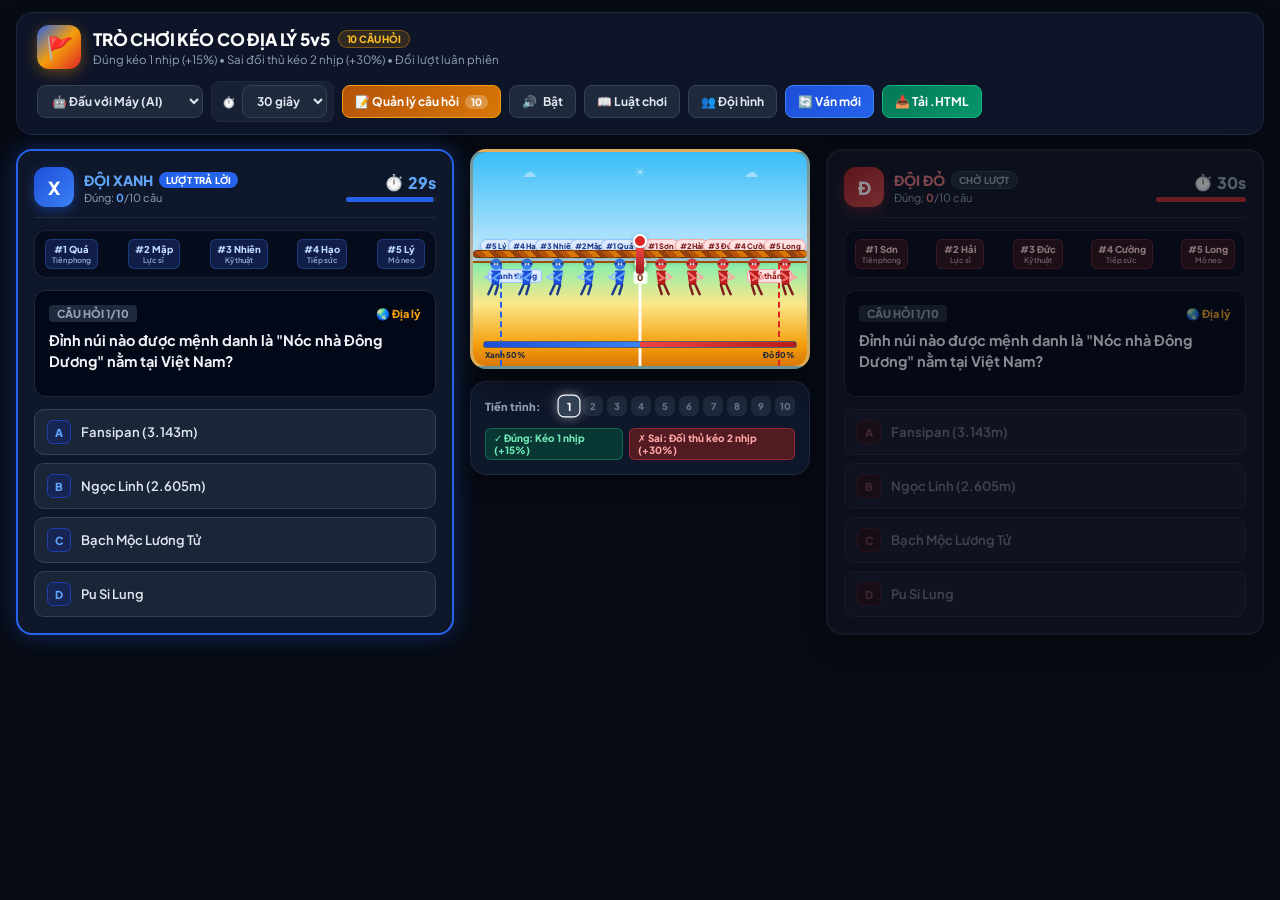
<file: index.html>
<!DOCTYPE html>
<html lang="vi">
<head>
  <meta charset="UTF-8">
  <meta name="viewport" content="width=device-width, initial-scale=1.0">
  <title>Trò Chơi Kéo Co Địa Lý 5v5</title>
  <meta name="description" content="Trò chơi kéo co đối kháng 5v5 giữa Đội Xanh và Đội Đỏ, tích hợp câu hỏi Địa lý: trả lời đúng kéo 1 nhịp, trả lời sai đối thủ kéo 2 nhịp. Hỗ trợ tùy chỉnh câu hỏi và thời gian." />
  <meta property="og:title" content="Trò Chơi Kéo Co Địa Lý 5v5" />
  <meta property="og:description" content="Trò chơi kéo co đối kháng 5v5 giữa Đội Xanh và Đội Đỏ, tích hợp câu hỏi Địa lý: trả lời đúng kéo 1 nhịp, trả lời sai đối thủ kéo 2 nhịp. Hỗ trợ tùy chỉnh câu hỏi và thời gian." />
  <meta property="og:type" content="website" />
  <link rel="stylesheet" href="./style.css">
</head>
<body>

  <div class="app-wrapper">

    <!-- HEADER -->
    <header class="main-header" id="main-header">
      <div class="brand-section">
        <div class="brand-logo" id="brand-logo">🚩</div>
        <div>
          <div class="brand-title">
            TRÒ CHƠI KÉO CO ĐỊA LÝ 5v5
            <span class="brand-badge" id="header-q-badge">10 Câu Hỏi</span>
          </div>
          <div class="brand-sub">Đúng kéo 1 nhịp (+15%) • Sai đối thủ kéo 2 nhịp (+30%) • Đổi lượt luân phiên</div>
        </div>
      </div>

      <div class="header-toolbar">
        <!-- Chế độ chơi -->
        <select id="select-game-mode" class="action-select" title="Chọn chế độ chơi">
          <option value="bot">🤖 Đấu với Máy (AI)</option>
          <option value="pvp">👥 2 Người chơi (PvP)</option>
        </select>

        <!-- Thời gian mỗi lượt 30s, 60s, 90s -->
        <div class="toolbar-group" title="Thời gian trả lời mỗi câu">
          <span class="toolbar-label">⏱️</span>
          <select id="select-turn-time" class="action-select" title="Chọn thời gian trả lời">
            <option value="30">30 giây</option>
            <option value="60">60 giây</option>
            <option value="90">90 giây</option>
          </select>
        </div>

        <!-- Quản lý câu hỏi (Thêm/Sửa/Xóa) -->
        <button id="btn-manage-questions" class="action-btn btn-gold" title="Thêm, sửa, xóa danh sách câu hỏi">
          📝 Quản lý câu hỏi <span id="q-count-badge" class="badge-count">10</span>
        </button>

        <!-- Âm thanh -->
        <button id="btn-toggle-sound" class="action-btn" title="Bật/Tắt âm thanh">
          🔊 <span id="sound-status-text">Bật</span>
        </button>

        <!-- Luật chơi -->
        <button id="btn-show-rules" class="action-btn" title="Xem luật chơi">
          📖 Luật chơi
        </button>

        <!-- Đội hình -->
        <button id="btn-show-roster" class="action-btn" title="Xem danh sách 10 vận động viên">
          👥 Đội hình
        </button>

        <!-- Ván mới -->
        <button id="btn-reset-game" class="action-btn btn-blue" title="Bắt đầu ván mới">
          🔄 Ván mới
        </button>

        <!-- Tải file HTML duy nhất offline -->
        <a href="./game_keo_co.html" download="tro-choi-keo-co-dia-ly.html" class="action-btn btn-green" title="Tải file HTML duy nhất để chạy offline không cần mạng">
          📥 Tải .HTML
        </a>
      </div>
    </header>

    <!-- MAIN 3-COLUMN BATTLE LAYOUT -->
    <main class="battle-grid">

      <!-- 1. BẢNG CÂU HỎI ĐỘI XANH (BÊN TRÁI) -->
      <section id="blue-panel" class="quiz-panel blue-active">
        <div class="panel-head">
          <div class="team-info">
            <div class="team-icon blue">X</div>
            <div>
              <div class="team-name-row blue">
                ĐỘI XANH
                <span id="blue-status-pill" class="status-pill active-blue">LƯỢT TRẢ LỜI</span>
              </div>
              <div style="font-size: 11px; color: var(--text-muted); margin-top: 2px;">
                Đúng: <strong id="blue-score-num" style="color: var(--blue-light);">0</strong>/<span class="total-q-label">10</span> câu
              </div>
            </div>
          </div>

          <div class="timer-wrapper">
            <div class="timer-counter" id="blue-timer-digits">
              ⏱️ <span id="blue-countdown" style="color: var(--blue-light);">30s</span>
            </div>
            <div class="timer-bar-container">
              <div id="blue-timer-bar" class="timer-bar-inner timer-bar-blue"></div>
            </div>
          </div>
        </div>

        <!-- 5 Thành viên Đội Xanh -->
        <div id="blue-roster-chips" class="roster-chip-box"></div>

        <!-- Khung hiển thị câu hỏi -->
        <div class="question-box">
          <div class="question-tags">
            <span class="q-badge">CÂU HỎI <strong id="blue-q-current">1</strong>/<span class="total-q-label">10</span></span>
            <span class="topic-badge">🌏 Địa lý</span>
          </div>
          <div id="blue-q-text" class="question-text">Đang chuẩn bị câu hỏi...</div>
        </div>

        <!-- 4 Nút Lựa chọn A, B, C, D -->
        <div id="blue-options-container" class="answers-grid"></div>
      </section>

      <!-- 2. SÂN KÉO CO NHỎ GỌN Ở GIỮA -->
      <section class="center-column">
        
        <div class="arena-container" id="arena-stadium">
          <!-- Sky decoration -->
          <div class="arena-sky-clouds">
            <span>☁️</span>
            <span>☀️</span>
            <span>☁️</span>
          </div>

          <!-- Ground with chalk marks -->
          <div class="arena-ground-strip">
            <!-- Center Line 0 -->
            <div class="center-chalk-line">
              <div class="chalk-pin"></div>
              <span class="chalk-label">0</span>
            </div>

            <!-- Left Victory Line (Blue wins) -->
            <div class="threshold-left">
              <span class="threshold-tag tag-left">Xanh thắng</span>
            </div>

            <!-- Right Victory Line (Red wins) -->
            <div class="threshold-right">
              <span class="threshold-tag tag-right">Đỏ thắng</span>
            </div>
          </div>

          <!-- Dynamic Stage Canvas (Moves along X axis when pulled) -->
          <div id="pull-stage-canvas" class="pull-stage-canvas">
            
            <!-- Twisted Rope & Center Knot Ribbon -->
            <div class="rope-container">
              <div class="rope-braid"></div>
              <div class="rope-knot-flag">
                <div class="knot-knot"></div>
                <div class="knot-ribbon"></div>
              </div>
            </div>

            <!-- 5 Blue Athletes vs 5 Red Athletes -->
            <div class="athletes-arena-row">
              <div id="blue-squad-container" class="squad-group"></div>
              <div style="width: 28px;"></div>
              <div id="red-squad-container" class="squad-group"></div>
            </div>

          </div>

          <!-- Advantage Percentage Gauge -->
          <div class="gauge-wrapper">
            <div class="gauge-bar-track">
              <div id="gauge-fill-blue" class="gauge-fill-blue" style="width: 50%;"></div>
              <div id="gauge-fill-red" class="gauge-fill-red" style="width: 50%;"></div>
            </div>
            <div class="gauge-legend">
              <span id="gauge-label-blue">Xanh 50%</span>
              <span id="gauge-label-red">Đỏ 50%</span>
            </div>
          </div>
        </div>

        <!-- Center Information Card (Progress Stepper & Explanation) -->
        <div class="center-meta-card">
          <div class="dots-container-row">
            <span class="dots-label">Tiến trình:</span>
            <div id="dots-stepper" class="dots-track"></div>
          </div>

          <div class="rules-quick-summary">
            <span class="rule-pill success">✓ Đúng: Kéo 1 nhịp (+15%)</span>
            <span class="rule-pill danger">✗ Sai: Đối thủ kéo 2 nhịp (+30%)</span>
          </div>

          <!-- Evaluation / Result Banner -->
          <div id="evaluation-card" class="eval-card" style="display: none;">
            <div id="eval-header-text" class="eval-header"></div>
            <div id="eval-details-text" style="font-weight: 700;"></div>
            <div id="eval-explanation-text" class="eval-explanation"></div>
            <button id="btn-next-step" class="next-btn">
              Tiếp tục câu tiếp theo ➔
            </button>
          </div>
        </div>

      </section>

      <!-- 3. BẢNG CÂU HỎI ĐỘI ĐỎ (BÊN PHẢI) -->
      <section id="red-panel" class="quiz-panel inactive">
        <div class="panel-head">
          <div class="team-info">
            <div class="team-icon red">Đ</div>
            <div>
              <div class="team-name-row red">
                ĐỘI ĐỎ
                <span id="red-status-pill" class="status-pill wait">CHỜ LƯỢT</span>
              </div>
              <div style="font-size: 11px; color: var(--text-muted); margin-top: 2px;">
                Đúng: <strong id="red-score-num" style="color: var(--red-light);">0</strong>/<span class="total-q-label">10</span> câu
              </div>
            </div>
          </div>

          <div class="timer-wrapper">
            <div class="timer-counter" id="red-timer-digits">
              ⏱️ <span id="red-countdown" style="color: var(--text-muted);">30s</span>
            </div>
            <div class="timer-bar-container">
              <div id="red-timer-bar" class="timer-bar-inner timer-bar-red"></div>
            </div>
          </div>
        </div>

        <!-- 5 Thành viên Đội Đỏ -->
        <div id="red-roster-chips" class="roster-chip-box"></div>

        <!-- Khung hiển thị câu hỏi -->
        <div class="question-box">
          <div class="question-tags">
            <span class="q-badge">CÂU HỎI <strong id="red-q-current">1</strong>/<span class="total-q-label">10</span></span>
            <span class="topic-badge">🌏 Địa lý</span>
          </div>
          <div id="red-q-text" class="question-text">Đang chuẩn bị câu hỏi...</div>
        </div>

        <!-- 4 Nút Lựa chọn A, B, C, D -->
        <div id="red-options-container" class="answers-grid"></div>
      </section>

    </main>

  </div>

  <!-- MODAL: VICTORY ANNOUNCEMENT -->
  <div id="victory-modal" class="modal-layer" style="display: none;">
    <div class="modal-card">
      <div class="trophy-container">🏆</div>
      <div class="modal-header-text">
        <h2 id="modal-winner-title" class="modal-title">ĐỘI XANH VÔ ĐỊCH!</h2>
        <p id="modal-winner-sub" class="modal-sub">Trận đấu kéo co kịch tính đã kết thúc!</p>
      </div>

      <div class="score-recap-box">
        <div>
          <div class="recap-col-title">ĐỘI XANH</div>
          <div id="final-score-blue" class="recap-col-score" style="color: var(--blue-light);">0/10</div>
        </div>
        <div class="recap-divider"></div>
        <div>
          <div class="recap-col-title">ĐỘI ĐỎ</div>
          <div id="final-score-red" class="recap-col-score" style="color: var(--red-light);">0/10</div>
        </div>
      </div>

      <button id="btn-modal-play-again" class="next-btn" style="padding: 14px; font-size: 14px;">
        🔄 Chơi ván mới ngay
      </button>
    </div>
  </div>

  <!-- MODAL: QUẢN LÝ CÂU HỎI (THÊM / SỬA / XÓA) -->
  <div id="questions-modal" class="modal-layer" style="display: none;">
    <div class="modal-card wide-modal">
      <div class="modal-header-row">
        <div class="modal-title-text">
          <span>📝</span> QUẢN LÝ NGÂN HÀNG CÂU HỎI ĐỊA LÝ
        </div>
        <button id="btn-close-q-modal" class="modal-close-btn">✕ Đóng</button>
      </div>

      <div class="q-manager-toolbar">
        <div style="font-size: 12px; font-weight: 700; color: #cbd5e1;">
          Tổng số câu hỏi: <strong id="q-total-count-text" style="color: var(--gold-light);">10</strong>
        </div>
        <div style="display: flex; gap: 8px;">
          <button id="btn-open-add-q" class="action-btn btn-blue" style="padding: 6px 12px;">
            ➕ Thêm câu hỏi mới
          </button>
          <button id="btn-reset-default-q" class="action-btn" style="padding: 6px 12px;" title="Khôi phục lại 10 câu hỏi mặc định">
            🔄 Khôi phục 10 câu gốc
          </button>
        </div>
      </div>

      <!-- Danh sách câu hỏi cuộn được -->
      <div id="q-items-container" class="q-manager-list"></div>
    </div>
  </div>

  <!-- MODAL: FORM THÊM / SỬA CÂU HỎI -->
  <div id="q-form-modal" class="modal-layer" style="display: none;">
    <div class="modal-card" style="max-width: 580px;">
      <div class="modal-header-row">
        <div id="q-form-modal-title" class="modal-title-text">
          <span>➕</span> Thêm câu hỏi mới
        </div>
        <button id="btn-close-form-modal" class="modal-close-btn">✕ Hủy</button>
      </div>

      <form id="form-question" style="display: flex; flex-direction: column; gap: 12px;">
        <input type="hidden" id="form-q-id" value="">

        <div class="form-group">
          <label class="form-label" for="form-q-text">Nội dung câu hỏi: *</label>
          <textarea id="form-q-text" class="form-textarea" placeholder="Nhập nội dung câu hỏi địa lý..." required></textarea>
        </div>

        <div class="form-group">
          <label class="form-label">4 Phương án trả lời (A, B, C, D): *</label>
          <div class="options-form-grid">
            <div class="opt-input-wrapper">
              <span class="opt-key-badge">A</span>
              <input type="text" id="form-opt-0" class="form-input" placeholder="Phương án A..." required>
            </div>
            <div class="opt-input-wrapper">
              <span class="opt-key-badge">B</span>
              <input type="text" id="form-opt-1" class="form-input" placeholder="Phương án B..." required>
            </div>
            <div class="opt-input-wrapper">
              <span class="opt-key-badge">C</span>
              <input type="text" id="form-opt-2" class="form-input" placeholder="Phương án C..." required>
            </div>
            <div class="opt-input-wrapper">
              <span class="opt-key-badge">D</span>
              <input type="text" id="form-opt-3" class="form-input" placeholder="Phương án D..." required>
            </div>
          </div>
        </div>

        <div class="form-group">
          <label class="form-label" for="form-q-correct">Chọn đáp án đúng: *</label>
          <select id="form-q-correct" class="form-select">
            <option value="0">Phương án A</option>
            <option value="1">Phương án B</option>
            <option value="2">Phương án C</option>
            <option value="3">Phương án D</option>
          </select>
        </div>

        <div class="form-group">
          <label class="form-label" for="form-q-explanation">Kiến thức / Giải thích chi tiết:</label>
          <textarea id="form-q-explanation" class="form-textarea" placeholder="Nhập thông tin giải thích sau khi người chơi trả lời..."></textarea>
        </div>

        <div class="form-actions-row">
          <button type="button" id="btn-cancel-form" class="action-btn">Hủy bỏ</button>
          <button type="submit" class="action-btn btn-blue">💾 Lưu câu hỏi</button>
        </div>
      </form>
    </div>
  </div>

  <!-- MODAL: RULES -->
  <div id="rules-modal" class="modal-layer" style="display: none;">
    <div class="modal-card">
      <div class="modal-header-row">
        <div class="modal-title-text" style="color: #fbbf24;">
          <span>📖</span> LUẬT CHƠI KÉO CO ĐỊA LÝ 5v5
        </div>
        <button id="btn-close-rules" class="modal-close-btn">✕</button>
      </div>

      <div style="font-size: 13px; line-height: 1.6; color: #cbd5e1; display: flex; flex-direction: column; gap: 10px;">
        <p>🚩 <strong>Đội hình:</strong> Mỗi đội gồm <strong>5 thành viên</strong> giữ các vị trí Tiên phong, Lực sĩ, Kỹ thuật, Tiếp sức và Mỏ neo.</p>
        <p>🎯 <strong>Cơ chế kéo dây:</strong></p>
        <ul style="padding-left: 20px; display: flex; flex-direction: column; gap: 6px;">
          <li><span style="color: #34d399;">✓ Trả lời Đúng:</span> Đội của mình kéo dây <strong>1 nhịp (+15%)</strong> về phía sân mình.</li>
          <li><span style="color: #f87171;">✗ Trả lời Sai:</span> Đội đối phương được kéo <strong>2 nhịp (+30%)</strong> về phía họ!</li>
        </ul>
        <p>⏱️ <strong>Thời gian linh hoạt:</strong> Tùy chọn <strong>30 giây, 60 giây hoặc 90 giây</strong> cho mỗi câu hỏi. Hết giờ tính là trả lời sai.</p>
        <p>📝 <strong>Ngân hàng câu hỏi:</strong> Bạn có thể nhấn <em>Quản lý câu hỏi</em> để thêm, sửa nội dung hoặc xóa bớt câu hỏi theo ý muốn.</p>
        <p>🏆 <strong>Chiến thắng:</strong> Kéo mốc cờ đỏ chạm vạch chiến thắng của đội mình, hoặc có lợi thế lớn hơn sau khi hoàn thành toàn bộ câu hỏi!</p>
      </div>
    </div>
  </div>

  <!-- MODAL: ROSTERS -->
  <div id="roster-modal" class="modal-layer" style="display: none;">
    <div class="modal-card" style="max-width: 540px;">
      <div class="modal-header-row">
        <div class="modal-title-text" style="color: #60a5fa;">
          <span>👥</span> DANH SÁCH 10 VẬN ĐỘNG VIÊN
        </div>
        <button id="btn-close-roster" class="modal-close-btn">✕</button>
      </div>

      <div style="display: grid; grid-template-columns: 1fr 1fr; gap: 14px;">
        <div style="background: rgba(30, 58, 138, 0.2); border: 1px solid rgba(59, 130, 246, 0.4); border-radius: 12px; padding: 12px;">
          <h4 style="color: #93c5fd; font-weight: 900; font-size: 13px; margin-bottom: 8px;">ĐỘI XANH</h4>
          <ul style="list-style: none; font-size: 12px; display: flex; flex-direction: column; gap: 6px;">
            <li><strong>#1 Quá</strong> - Tiên phong</li>
            <li><strong>#2 Mập</strong> - Lực sĩ</li>
            <li><strong>#3 Nhiên</strong> - Kỹ thuật</li>
            <li><strong>#4 Hạo</strong> - Tiếp sức</li>
            <li><strong>#5 Lý</strong> - Mỏ neo</li>
          </ul>
        </div>

        <div style="background: rgba(127, 29, 29, 0.2); border: 1px solid rgba(239, 68, 68, 0.4); border-radius: 12px; padding: 12px;">
          <h4 style="color: #fca5a5; font-weight: 900; font-size: 13px; margin-bottom: 8px;">ĐỘI ĐỎ</h4>
          <ul style="list-style: none; font-size: 12px; display: flex; flex-direction: column; gap: 6px;">
            <li><strong>#1 Sơn</strong> - Tiên phong</li>
            <li><strong>#2 Hải</strong> - Lực sĩ</li>
            <li><strong>#3 Đức</strong> - Kỹ thuật</li>
            <li><strong>#4 Cường</strong> - Tiếp sức</li>
            <li><strong>#5 Long</strong> - Mỏ neo</li>
          </ul>
        </div>
      </div>
    </div>
  </div>

  <!-- SCRIPT RELATIVE PATH FOR GITHUB PAGES -->
  <script type="module" src="./main.js"></script>
</body>
</html>
</file>
<file: style.css>
/* ==========================================================================
   TRÒ CHƠI KÉO CO ĐỊA LÝ 5v5 - CSS STYLESHEET
   100% Pure CSS - Modern, Responsive, GitHub Pages Ready
   ========================================================================== */

@import url('https://fonts.googleapis.com/css2?family=Plus+Jakarta+Sans:wght@400;500;600;700;800;900&display=swap');

:root {
  --bg-primary: #070b14;
  --bg-surface: #0f172a;
  --bg-card: rgba(15, 23, 42, 0.85);
  --border-color: #1e293b;
  --border-hover: #334155;
  --text-main: #f8fafc;
  --text-muted: #94a3b8;
  --blue-primary: #2563eb;
  --blue-light: #60a5fa;
  --blue-dark: #1e3a8a;
  --blue-glow: rgba(37, 99, 235, 0.35);
  --red-primary: #dc2626;
  --red-light: #f87171;
  --red-dark: #7f1d1d;
  --red-glow: rgba(220, 38, 38, 0.35);
  --gold-primary: #f59e0b;
  --gold-light: #fbbf24;
  --green-primary: #10b981;
  --radius-lg: 16px;
  --radius-md: 12px;
  --radius-sm: 8px;
}

* {
  box-sizing: border-box;
  margin: 0;
  padding: 0;
  font-family: 'Plus Jakarta Sans', system-ui, -apple-system, sans-serif;
}

body {
  background-color: var(--bg-primary);
  color: var(--text-main);
  min-height: 100vh;
  display: flex;
  flex-direction: column;
  align-items: center;
  padding: 12px 16px 24px;
  overflow-x: hidden;
}

.app-wrapper {
  width: 100%;
  max-width: 1360px;
  display: flex;
  flex-direction: column;
  gap: 14px;
}

/* ==========================================================================
   HEADER
   ========================================================================== */
.main-header {
  background: rgba(15, 23, 42, 0.95);
  backdrop-filter: blur(12px);
  border: 1px solid var(--border-color);
  border-radius: var(--radius-lg);
  padding: 12px 20px;
  display: flex;
  flex-wrap: wrap;
  justify-content: space-between;
  align-items: center;
  gap: 12px;
  box-shadow: 0 10px 30px -10px rgba(0, 0, 0, 0.6);
}

.brand-section {
  display: flex;
  align-items: center;
  gap: 12px;
}

.brand-logo {
  width: 44px;
  height: 44px;
  border-radius: 12px;
  background: linear-gradient(135deg, var(--blue-primary), var(--gold-primary), var(--red-primary));
  display: flex;
  align-items: center;
  justify-content: center;
  font-size: 22px;
  box-shadow: 0 4px 14px rgba(245, 158, 11, 0.35);
  flex-shrink: 0;
}

.brand-title {
  font-size: 17px;
  font-weight: 900;
  letter-spacing: -0.01em;
  color: #ffffff;
  display: flex;
  align-items: center;
  gap: 8px;
  flex-wrap: wrap;
}

.brand-badge {
  font-size: 10px;
  font-weight: 800;
  background: rgba(245, 158, 11, 0.15);
  color: #fbbf24;
  border: 1px solid rgba(245, 158, 11, 0.4);
  padding: 2px 8px;
  border-radius: 9999px;
  text-transform: uppercase;
}

.brand-sub {
  font-size: 11.5px;
  color: var(--text-muted);
  margin-top: 2px;
}

.header-toolbar {
  display: flex;
  flex-wrap: wrap;
  align-items: center;
  gap: 8px;
}

.toolbar-group {
  display: flex;
  align-items: center;
  gap: 6px;
  background: rgba(30, 41, 59, 0.6);
  padding: 3px 6px;
  border-radius: var(--radius-sm);
  border: 1px solid var(--border-color);
}

.toolbar-label {
  font-size: 11px;
  font-weight: 800;
  color: var(--text-muted);
  margin-left: 4px;
}

.action-btn {
  background: #1e293b;
  color: #e2e8f0;
  border: 1px solid var(--border-hover);
  border-radius: var(--radius-sm);
  padding: 8px 12px;
  font-size: 12px;
  font-weight: 700;
  cursor: pointer;
  display: inline-flex;
  align-items: center;
  gap: 6px;
  text-decoration: none;
  transition: all 0.2s ease;
  user-select: none;
}

.action-btn:hover {
  background: #334155;
  border-color: #475569;
  transform: translateY(-1px);
}

.action-btn:active {
  transform: translateY(0);
}

.action-select {
  background: #1e293b;
  color: #e2e8f0;
  border: 1px solid var(--border-hover);
  border-radius: var(--radius-sm);
  padding: 7px 10px;
  font-size: 12px;
  font-weight: 700;
  cursor: pointer;
  outline: none;
  transition: border-color 0.2s;
}

.action-select:focus {
  border-color: var(--blue-light);
}

.btn-blue {
  background: linear-gradient(135deg, #1d4ed8, #2563eb);
  color: #fff;
  border: 1px solid #3b82f6;
}
.btn-blue:hover {
  background: linear-gradient(135deg, #2563eb, #3b82f6);
}

.btn-gold {
  background: linear-gradient(135deg, #b45309, #d97706);
  color: #fff;
  border: 1px solid #f59e0b;
}
.btn-gold:hover {
  background: linear-gradient(135deg, #d97706, #f59e0b);
}

.btn-green {
  background: linear-gradient(135deg, #047857, #059669);
  color: #fff;
  border: 1px solid #10b981;
}
.btn-green:hover {
  background: linear-gradient(135deg, #059669, #10b981);
}

.badge-count {
  background: rgba(255, 255, 255, 0.25);
  color: #ffffff;
  padding: 1px 6px;
  border-radius: 9999px;
  font-size: 10px;
  font-weight: 900;
}

/* ==========================================================================
   3-COLUMN BATTLE LAYOUT
   ========================================================================== */
.battle-grid {
  display: grid;
  grid-template-columns: 1fr;
  gap: 16px;
  width: 100%;
}

@media (min-width: 960px) {
  .battle-grid {
    grid-template-columns: 1fr 340px 1fr;
    align-items: start;
  }
}

/* ==========================================================================
   QUIZ PANELS (TEAM BLUE & TEAM RED)
   ========================================================================== */
.quiz-panel {
  background: var(--bg-surface);
  border: 2px solid var(--border-color);
  border-radius: var(--radius-lg);
  padding: 16px;
  display: flex;
  flex-direction: column;
  gap: 12px;
  box-shadow: 0 14px 28px rgba(0, 0, 0, 0.4);
  transition: all 0.3s cubic-bezier(0.4, 0, 0.2, 1);
  position: relative;
}

.quiz-panel.blue-active {
  border-color: var(--blue-primary);
  box-shadow: 0 0 24px var(--blue-glow);
}

.quiz-panel.red-active {
  border-color: var(--red-primary);
  box-shadow: 0 0 24px var(--red-glow);
}

.quiz-panel.inactive {
  opacity: 0.55;
  filter: saturate(0.8);
}

.panel-head {
  display: flex;
  justify-content: space-between;
  align-items: center;
  border-bottom: 1px solid var(--border-color);
  padding-bottom: 10px;
}

.team-info {
  display: flex;
  align-items: center;
  gap: 10px;
}

.team-icon {
  width: 40px;
  height: 40px;
  border-radius: var(--radius-md);
  display: flex;
  align-items: center;
  justify-content: center;
  font-size: 18px;
  font-weight: 900;
  color: #ffffff;
}

.team-icon.blue {
  background: linear-gradient(135deg, #1d4ed8, #3b82f6);
  box-shadow: 0 4px 12px rgba(37, 99, 235, 0.4);
}

.team-icon.red {
  background: linear-gradient(135deg, #b91c1c, #ef4444);
  box-shadow: 0 4px 12px rgba(220, 38, 38, 0.4);
}

.team-name-row {
  font-size: 14px;
  font-weight: 900;
  display: flex;
  align-items: center;
  gap: 6px;
}

.team-name-row.blue { color: var(--blue-light); }
.team-name-row.red { color: var(--red-light); }

.status-pill {
  font-size: 9.5px;
  font-weight: 800;
  padding: 2px 7px;
  border-radius: 9999px;
  letter-spacing: 0.02em;
  text-transform: uppercase;
}

.status-pill.active-blue {
  background: var(--blue-primary);
  color: #fff;
  animation: pulse-ring 1.8s infinite;
}

.status-pill.active-red {
  background: var(--red-primary);
  color: #fff;
  animation: pulse-ring 1.8s infinite;
}

.status-pill.wait {
  background: #1e293b;
  color: var(--text-muted);
  border: 1px solid var(--border-hover);
}

@keyframes pulse-ring {
  0% { box-shadow: 0 0 0 0 rgba(37, 99, 235, 0.5); }
  70% { box-shadow: 0 0 0 6px rgba(37, 99, 235, 0); }
  100% { box-shadow: 0 0 0 0 rgba(37, 99, 235, 0); }
}

.timer-wrapper {
  display: flex;
  flex-direction: column;
  align-items: flex-end;
}

.timer-counter {
  font-family: ui-monospace, monospace;
  font-size: 16px;
  font-weight: 900;
  display: flex;
  align-items: center;
  gap: 4px;
}

.timer-bar-container {
  width: 90px;
  height: 5px;
  background: #1e293b;
  border-radius: 9999px;
  overflow: hidden;
  margin-top: 4px;
}

.timer-bar-inner {
  height: 100%;
  width: 100%;
  transition: width 0.3s linear;
}

.timer-bar-blue { background: var(--blue-primary); }
.timer-bar-red { background: var(--red-primary); }
.timer-bar-urgent {
  background: #ef4444 !important;
  animation: bar-flicker 0.4s infinite alternate;
}

@keyframes bar-flicker {
  from { opacity: 0.6; }
  to { opacity: 1; }
}

/* 5 Team Members Mini Grid */
.roster-chip-box {
  background: rgba(2, 6, 23, 0.6);
  border: 1px solid rgba(30, 41, 59, 0.9);
  border-radius: var(--radius-md);
  padding: 8px 10px;
  display: flex;
  align-items: center;
  justify-content: space-between;
  gap: 4px;
  overflow-x: auto;
}

.roster-member {
  display: flex;
  flex-direction: column;
  align-items: center;
  font-size: 9.5px;
  font-weight: 800;
  padding: 3px 6px;
  border-radius: 6px;
  border: 1px solid transparent;
  min-width: 48px;
  text-align: center;
}

.roster-member.blue {
  background: rgba(30, 58, 138, 0.4);
  color: #bfdbfe;
  border-color: rgba(59, 130, 246, 0.3);
}

.roster-member.red {
  background: rgba(127, 29, 29, 0.4);
  color: #fecaca;
  border-color: rgba(239, 68, 68, 0.3);
}

.roster-role-sub {
  font-size: 7.5px;
  opacity: 0.75;
  font-weight: 600;
}

/* Question Section */
.question-box {
  background: rgba(2, 6, 23, 0.85);
  border: 1px solid var(--border-color);
  border-radius: var(--radius-md);
  padding: 14px;
  display: flex;
  flex-direction: column;
  gap: 8px;
}

.question-tags {
  display: flex;
  justify-content: space-between;
  align-items: center;
  font-size: 11px;
  font-weight: 800;
}

.q-badge {
  background: #1e293b;
  color: #94a3b8;
  padding: 2px 8px;
  border-radius: 4px;
}

.topic-badge {
  color: var(--gold-primary);
  display: flex;
  align-items: center;
  gap: 4px;
}

.question-text {
  font-size: 14.5px;
  font-weight: 700;
  line-height: 1.45;
  color: #f1f5f9;
  min-height: 52px;
}

/* Options A B C D */
.answers-grid {
  display: flex;
  flex-direction: column;
  gap: 8px;
}

.ans-btn {
  background: rgba(30, 41, 59, 0.85);
  border: 1px solid #334155;
  border-radius: 10px;
  padding: 10px 12px;
  color: #e2e8f0;
  font-size: 13px;
  font-weight: 600;
  display: flex;
  align-items: center;
  gap: 10px;
  text-align: left;
  cursor: pointer;
  transition: all 0.15s ease;
  user-select: none;
}

.ans-btn:hover:not(:disabled) {
  background: rgba(59, 130, 246, 0.2);
  border-color: #60a5fa;
  transform: translateX(3px);
  color: #ffffff;
}

.ans-btn:disabled {
  opacity: 0.45;
  cursor: not-allowed;
}

.ans-key {
  width: 24px;
  height: 24px;
  border-radius: 6px;
  font-size: 11px;
  font-weight: 900;
  display: flex;
  align-items: center;
  justify-content: center;
  flex-shrink: 0;
}

.key-blue {
  background: #172554;
  color: #60a5fa;
  border: 1px solid #1e40af;
}

.key-red {
  background: #450a0a;
  color: #f87171;
  border: 1px solid #991b1b;
}

/* ==========================================================================
   CENTER PANEL (TUG OF WAR ARENA & MATCH STATS)
   ========================================================================== */
.center-column {
  display: flex;
  flex-direction: column;
  gap: 12px;
}

/* The Stadium / Arena */
.arena-container {
  position: relative;
  width: 100%;
  height: 220px;
  border-radius: var(--radius-lg);
  border: 3px solid rgba(180, 83, 9, 0.4);
  background: linear-gradient(to bottom, #38bdf8 0%, #bae6fd 45%, #a7f3d0 70%, #fde68a 100%);
  overflow: hidden;
  box-shadow: 0 20px 30px -10px rgba(0, 0, 0, 0.6);
  user-select: none;
}

/* Sky clouds & sun accent */
.arena-sky-clouds {
  position: absolute;
  top: 10px;
  left: 0;
  right: 0;
  display: flex;
  justify-content: space-around;
  opacity: 0.45;
  pointer-events: none;
  font-size: 14px;
}

/* Stadium ground */
.arena-ground-strip {
  position: absolute;
  left: 0;
  right: 0;
  bottom: 0;
  height: 105px;
  background: linear-gradient(to top, #d97706, #f59e0b 20%, #fde68a 60%, #86efac 100%);
  border-top: 2px solid #b45309;
}

/* Chalk mark 0 */
.center-chalk-line {
  position: absolute;
  left: 50%;
  top: 0;
  bottom: 0;
  width: 3px;
  background: rgba(255, 255, 255, 0.95);
  transform: translateX(-50%);
  display: flex;
  flex-direction: column;
  align-items: center;
  z-index: 5;
}

.chalk-pin {
  width: 12px;
  height: 12px;
  border-radius: 50%;
  background: #ea580c;
  border: 2px solid #fff;
  margin-top: -6px;
  box-shadow: 0 2px 6px rgba(0,0,0,0.4);
}

.chalk-label {
  font-size: 9px;
  font-weight: 900;
  color: #7c2d12;
  background: rgba(255, 255, 255, 0.85);
  padding: 1px 4px;
  border-radius: 3px;
  margin-top: 2px;
}

/* Win threshold lines */
.threshold-left {
  position: absolute;
  left: 8%;
  top: 0;
  bottom: 0;
  border-left: 2px dashed #2563eb;
  z-index: 5;
}

.threshold-right {
  position: absolute;
  right: 8%;
  top: 0;
  bottom: 0;
  border-right: 2px dashed #dc2626;
  z-index: 5;
}

.threshold-tag {
  position: absolute;
  top: 6px;
  font-size: 8px;
  font-weight: 900;
  padding: 1px 4px;
  border-radius: 4px;
  white-space: nowrap;
}

.tag-left {
  left: -14px;
  background: #dbeafe;
  color: #1e40af;
  border: 1px solid #93c5fd;
}

.tag-right {
  right: -14px;
  background: #fee2e2;
  color: #991b1b;
  border: 1px solid #fca5a5;
}

/* Dynamic Pull Stage: Moves along X-axis */
.pull-stage-canvas {
  position: relative;
  width: 100%;
  height: 100%;
  display: flex;
  align-items: center;
  justify-content: center;
  transition: transform 0.35s cubic-bezier(0.34, 1.56, 0.64, 1);
  z-index: 10;
}

/* Rope line */
.rope-container {
  position: absolute;
  left: 0;
  right: 0;
  top: 96px;
  height: 12px;
  z-index: 20;
  display: flex;
  align-items: center;
  pointer-events: none;
}

.rope-braid {
  width: 100%;
  height: 8px;
  border-radius: 9999px;
  background: repeating-linear-gradient(
    45deg,
    #92400e,
    #92400e 5px,
    #b45309 5px,
    #b45309 10px,
    #d97706 10px,
    #d97706 15px
  );
  border-top: 1px solid rgba(69, 26, 3, 0.5);
  border-bottom: 1px solid rgba(69, 26, 3, 0.5);
  box-shadow: 0 3px 6px rgba(0, 0, 0, 0.25);
}

.rope-knot-flag {
  position: absolute;
  left: 50%;
  top: 50%;
  transform: translate(-50%, -50%);
  display: flex;
  flex-direction: column;
  align-items: center;
  z-index: 25;
}

.knot-knot {
  width: 14px;
  height: 14px;
  border-radius: 50%;
  background: #dc2626;
  border: 2px solid #ffffff;
  box-shadow: 0 2px 6px rgba(0,0,0,0.3);
}

.knot-ribbon {
  width: 8px;
  height: 26px;
  background: linear-gradient(to bottom, #ef4444, #991b1b);
  border-radius: 0 0 3px 3px;
  transform-origin: top center;
  animation: flutter-ribbon 1s ease-in-out infinite alternate;
}

@keyframes flutter-ribbon {
  0% { transform: rotate(-12deg); }
  100% { transform: rotate(12deg); }
}

/* Athlete sprites row */
.athletes-arena-row {
  position: relative;
  width: 100%;
  max-width: 320px;
  display: flex;
  align-items: flex-end;
  justify-content: space-between;
  padding: 0 4px;
  z-index: 15;
  margin-top: 18px;
}

.squad-group {
  display: flex;
  align-items: flex-end;
  margin: 0 -4px;
}

.athlete-figure {
  width: 31px;
  display: flex;
  flex-direction: column;
  align-items: center;
}

.athlete-nametag {
  font-size: 7.5px;
  font-weight: 900;
  padding: 1px 4px;
  border-radius: 9999px;
  white-space: nowrap;
  margin-bottom: 2px;
  box-shadow: 0 1px 3px rgba(0,0,0,0.2);
}

.nametag-blue {
  background: #dbeafe;
  color: #1e3a8a;
  border: 1px solid #93c5fd;
}

.nametag-red {
  background: #fee2e2;
  color: #7f1d1d;
  border: 1px solid #fca5a5;
}

/* Advantage percentage gauge */
.gauge-wrapper {
  position: absolute;
  bottom: 6px;
  left: 10px;
  right: 10px;
  z-index: 25;
}

.gauge-bar-track {
  width: 100%;
  height: 7px;
  background: #0f172a;
  border-radius: 9999px;
  overflow: hidden;
  display: flex;
  border: 1px solid rgba(255, 255, 255, 0.3);
}

.gauge-fill-blue {
  background: linear-gradient(to right, #1d4ed8, #3b82f6);
  height: 100%;
  transition: width 0.35s ease;
}

.gauge-fill-red {
  background: linear-gradient(to right, #ef4444, #b91c1c);
  height: 100%;
  transition: width 0.35s ease;
}

.gauge-legend {
  display: flex;
  justify-content: space-between;
  font-size: 8px;
  font-weight: 900;
  margin-top: 2px;
  color: #1e293b;
  padding: 0 2px;
}

/* Center Info Box (Progress Dots + Explanations) */
.center-meta-card {
  background: var(--bg-surface);
  border: 1px solid var(--border-color);
  border-radius: var(--radius-lg);
  padding: 14px;
  display: flex;
  flex-direction: column;
  gap: 12px;
  box-shadow: 0 10px 20px rgba(0,0,0,0.3);
}

.dots-container-row {
  display: flex;
  align-items: center;
  justify-content: space-between;
  gap: 6px;
}

.dots-label {
  font-size: 11px;
  font-weight: 800;
  color: var(--text-muted);
  white-space: nowrap;
}

.dots-track {
  display: flex;
  gap: 4px;
  flex-wrap: wrap;
  max-width: 240px;
}

.step-bubble {
  width: 20px;
  height: 20px;
  border-radius: 6px;
  font-size: 9.5px;
  font-weight: 800;
  display: flex;
  align-items: center;
  justify-content: center;
  border: 1px solid var(--border-color);
  background: #1e293b;
  color: #64748b;
  transition: all 0.2s ease;
}

.step-bubble.active {
  border-color: #ffffff;
  color: #ffffff;
  background: #334155;
  transform: scale(1.15);
  box-shadow: 0 0 10px rgba(255, 255, 255, 0.4);
}

.step-bubble.correct {
  background: #059669;
  border-color: #10b981;
  color: #ffffff;
}

.step-bubble.wrong {
  background: #dc2626;
  border-color: #ef4444;
  color: #ffffff;
}

/* Rules Pill Box */
.rules-quick-summary {
  display: flex;
  justify-content: space-between;
  gap: 6px;
  font-size: 10px;
  font-weight: 800;
}

.rule-pill {
  padding: 3px 8px;
  border-radius: 6px;
  display: inline-flex;
  align-items: center;
  gap: 4px;
}

.rule-pill.success {
  background: rgba(6, 78, 59, 0.6);
  color: #6ee7b7;
  border: 1px solid rgba(16, 185, 129, 0.4);
}

.rule-pill.danger {
  background: rgba(127, 29, 29, 0.6);
  color: #fca5a5;
  border: 1px solid rgba(239, 68, 68, 0.4);
}

/* Evaluation Banner */
.eval-card {
  border-radius: var(--radius-md);
  padding: 12px;
  font-size: 12px;
  line-height: 1.5;
  display: flex;
  flex-direction: column;
  gap: 8px;
  animation: slide-up 0.25s ease-out;
}

@keyframes slide-up {
  from { opacity: 0; transform: translateY(6px); }
  to { opacity: 1; transform: translateY(0); }
}

.eval-card.correct {
  background: rgba(6, 78, 59, 0.8);
  border: 1px solid #10b981;
  color: #d1fae5;
}

.eval-card.wrong {
  background: rgba(127, 29, 29, 0.8);
  border: 1px solid #ef4444;
  color: #fee2e2;
}

.eval-header {
  font-size: 13px;
  font-weight: 900;
  display: flex;
  align-items: center;
  gap: 6px;
}

.eval-explanation {
  background: rgba(0, 0, 0, 0.25);
  border-radius: 8px;
  padding: 8px 10px;
  font-size: 11.5px;
}

.next-btn {
  background: linear-gradient(135deg, #2563eb, #4f46e5);
  color: #fff;
  border: none;
  border-radius: 8px;
  padding: 10px;
  font-size: 12px;
  font-weight: 800;
  cursor: pointer;
  width: 100%;
  transition: all 0.2s ease;
  box-shadow: 0 4px 12px rgba(37, 99, 235, 0.3);
}

.next-btn:hover {
  background: linear-gradient(135deg, #1d4ed8, #4338ca);
  transform: translateY(-1px);
}

/* ==========================================================================
   MODALS
   ========================================================================== */
.modal-layer {
  position: fixed;
  inset: 0;
  background: rgba(2, 6, 23, 0.85);
  backdrop-filter: blur(8px);
  display: flex;
  align-items: center;
  justify-content: center;
  padding: 16px;
  z-index: 9999;
}

.modal-card {
  background: #0f172a;
  border: 2px solid var(--border-color);
  border-radius: 20px;
  padding: 22px;
  max-width: 480px;
  width: 100%;
  max-height: 90vh;
  overflow-y: auto;
  box-shadow: 0 25px 50px -12px rgba(0, 0, 0, 0.7);
  animation: modal-pop 0.3s cubic-bezier(0.34, 1.56, 0.64, 1);
  display: flex;
  flex-direction: column;
  gap: 16px;
}

.modal-card.wide-modal {
  max-width: 760px;
}

@keyframes modal-pop {
  from { opacity: 0; transform: scale(0.92); }
  to { opacity: 1; transform: scale(1); }
}

.modal-header-row {
  display: flex;
  justify-content: space-between;
  align-items: center;
  border-bottom: 1px solid var(--border-color);
  padding-bottom: 12px;
}

.modal-title-text {
  font-size: 16px;
  font-weight: 900;
  color: #f8fafc;
  display: flex;
  align-items: center;
  gap: 8px;
}

.modal-close-btn {
  background: #1e293b;
  color: #f8fafc;
  border: 1px solid var(--border-hover);
  border-radius: 8px;
  padding: 6px 12px;
  font-size: 13px;
  font-weight: 800;
  cursor: pointer;
  transition: all 0.2s;
}

.modal-close-btn:hover {
  background: #334155;
  color: #ffffff;
}

.trophy-container {
  width: 76px;
  height: 76px;
  border-radius: 20px;
  background: linear-gradient(135deg, #f59e0b, #fef08a);
  font-size: 40px;
  display: flex;
  align-items: center;
  justify-content: center;
  margin: 0 auto;
  box-shadow: 0 10px 25px rgba(245, 158, 11, 0.4);
}

.modal-header-text {
  text-align: center;
}

.modal-title {
  font-size: 22px;
  font-weight: 900;
  margin-bottom: 4px;
}

.modal-sub {
  font-size: 13px;
  color: var(--text-muted);
}

.score-recap-box {
  background: #020617;
  border: 1px solid var(--border-color);
  border-radius: 12px;
  padding: 14px;
  display: flex;
  justify-content: space-around;
  align-items: center;
  text-align: center;
}

.recap-col-title {
  font-size: 11px;
  font-weight: 800;
  color: var(--text-muted);
}

.recap-col-score {
  font-size: 24px;
  font-weight: 900;
  margin-top: 4px;
}

.recap-divider {
  width: 1px;
  height: 36px;
  background: var(--border-color);
}

/* ==========================================================================
   QUESTIONS MANAGER TAB & STYLES
   ========================================================================== */
.q-manager-toolbar {
  display: flex;
  flex-wrap: wrap;
  justify-content: space-between;
  align-items: center;
  gap: 10px;
  background: #020617;
  padding: 10px 14px;
  border-radius: var(--radius-md);
  border: 1px solid var(--border-color);
}

.q-manager-list {
  display: flex;
  flex-direction: column;
  gap: 12px;
  max-height: 520px;
  overflow-y: auto;
  padding-right: 4px;
}

.q-item-card {
  background: rgba(30, 41, 59, 0.5);
  border: 1px solid var(--border-color);
  border-radius: var(--radius-md);
  padding: 12px 14px;
  display: flex;
  flex-direction: column;
  gap: 8px;
  transition: border-color 0.2s;
}

.q-item-card:hover {
  border-color: var(--border-hover);
}

.q-item-header {
  display: flex;
  justify-content: space-between;
  align-items: flex-start;
  gap: 10px;
}

.q-item-title {
  font-size: 13.5px;
  font-weight: 800;
  color: #f1f5f9;
  line-height: 1.4;
}

.q-item-actions {
  display: flex;
  align-items: center;
  gap: 6px;
  flex-shrink: 0;
}

.q-btn-icon {
  background: #1e293b;
  border: 1px solid var(--border-hover);
  color: #cbd5e1;
  padding: 4px 8px;
  border-radius: 6px;
  font-size: 11.5px;
  font-weight: 700;
  cursor: pointer;
  transition: all 0.15s;
}

.q-btn-icon:hover {
  background: #334155;
  color: #ffffff;
}

.q-btn-delete {
  color: #f87171;
  border-color: rgba(239, 68, 68, 0.4);
}
.q-btn-delete:hover {
  background: rgba(239, 68, 68, 0.2);
  border-color: #ef4444;
  color: #ffffff;
}

.q-options-preview {
  display: grid;
  grid-template-columns: 1fr 1fr;
  gap: 6px;
  font-size: 11.5px;
}

.q-opt-chip {
  background: #0b1329;
  padding: 4px 8px;
  border-radius: 6px;
  border: 1px solid rgba(51, 65, 85, 0.6);
  color: #94a3b8;
  display: flex;
  align-items: center;
  gap: 6px;
}

.q-opt-chip.correct-chip {
  background: rgba(6, 78, 59, 0.5);
  border-color: #10b981;
  color: #6ee7b7;
  font-weight: 700;
}

.q-explanation-preview {
  font-size: 11px;
  color: var(--text-muted);
  background: rgba(2, 6, 23, 0.5);
  padding: 6px 10px;
  border-radius: 6px;
  border-left: 3px solid var(--gold-primary);
}

/* ==========================================================================
   ADD / EDIT QUESTION FORM
   ========================================================================== */
.form-group {
  display: flex;
  flex-direction: column;
  gap: 5px;
}

.form-label {
  font-size: 11.5px;
  font-weight: 800;
  color: #cbd5e1;
}

.form-input, .form-textarea, .form-select {
  background: #020617;
  border: 1px solid var(--border-hover);
  border-radius: 8px;
  padding: 8px 12px;
  color: #f8fafc;
  font-size: 12.5px;
  outline: none;
  transition: border-color 0.2s;
  width: 100%;
}

.form-input:focus, .form-textarea:focus, .form-select:focus {
  border-color: var(--blue-light);
  box-shadow: 0 0 0 2px rgba(96, 165, 250, 0.2);
}

.form-textarea {
  min-height: 60px;
  resize: vertical;
}

.options-form-grid {
  display: grid;
  grid-template-columns: 1fr 1fr;
  gap: 10px;
}

.opt-input-wrapper {
  display: flex;
  align-items: center;
  gap: 6px;
}

.opt-key-badge {
  width: 24px;
  height: 24px;
  border-radius: 6px;
  background: #1e293b;
  border: 1px solid var(--border-hover);
  display: flex;
  align-items: center;
  justify-content: center;
  font-weight: 900;
  font-size: 11px;
  flex-shrink: 0;
  color: #60a5fa;
}

.form-actions-row {
  display: flex;
  justify-content: flex-end;
  gap: 10px;
  margin-top: 6px;
}
</file>
